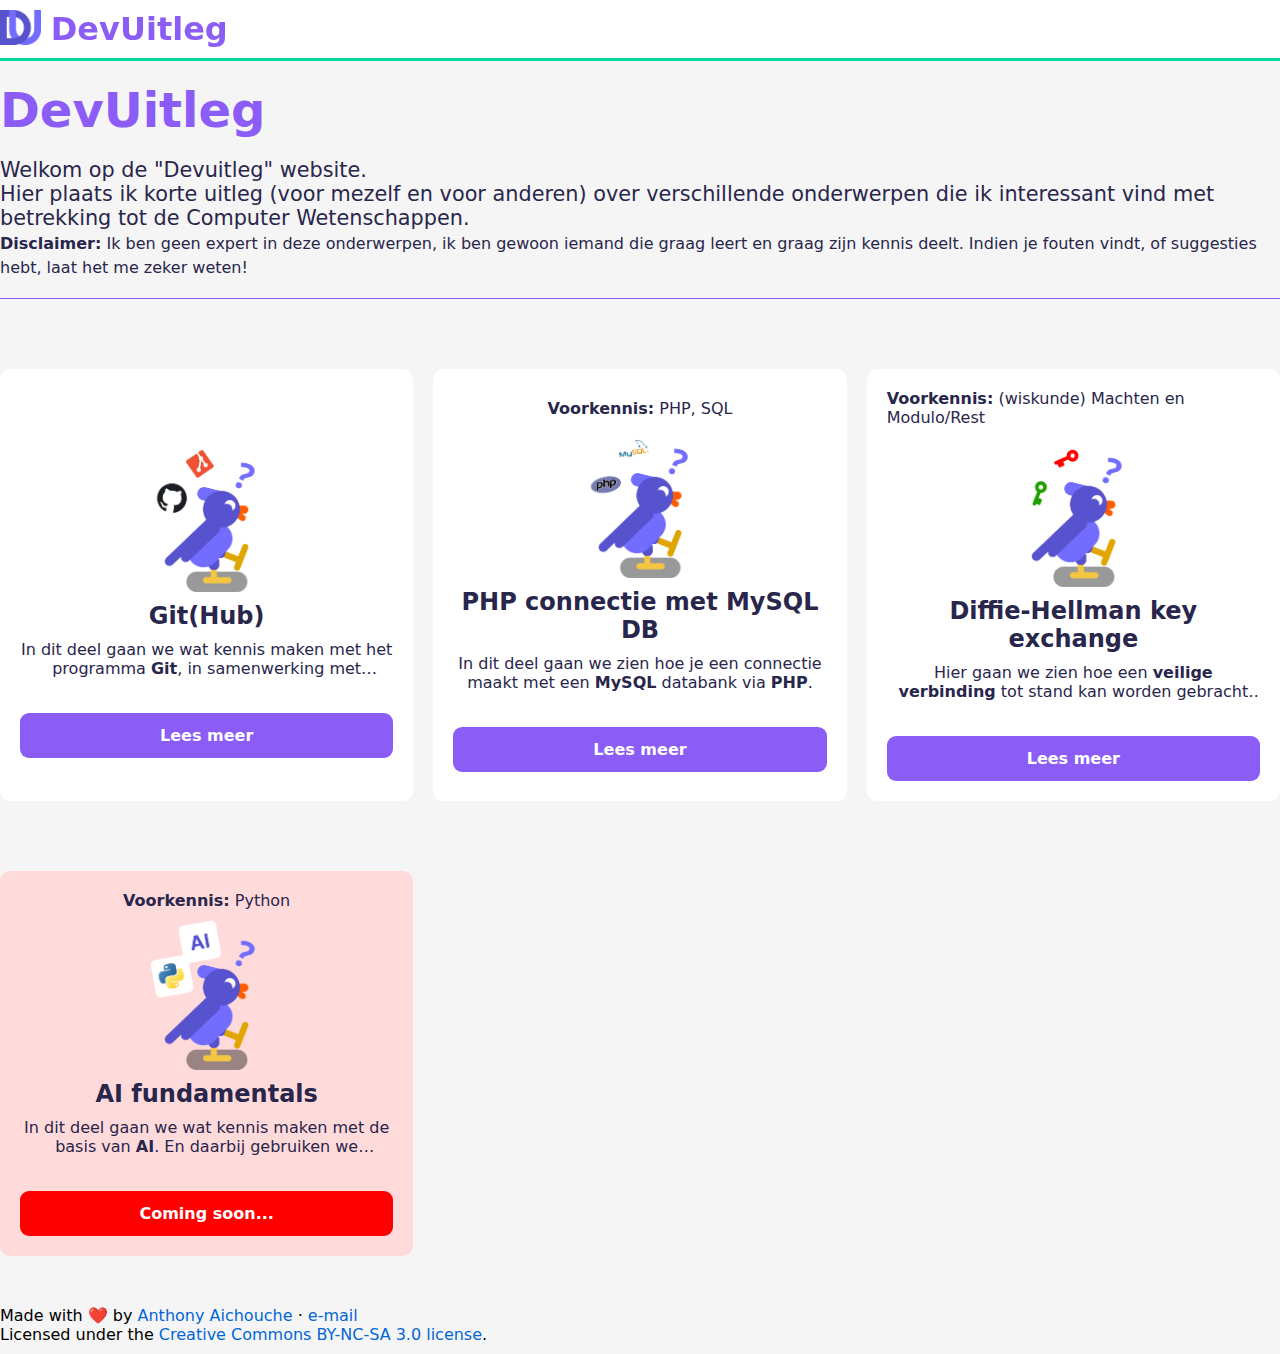
<file: index.html>
<!DOCTYPE html>
<html lang="nl">

<head>
    <meta charset="UTF-8">
    <meta http-equiv="X-UA-Compatible" content="IE=edge">
    <meta name="viewport" content="width=device-width, initial-scale=1.0">
    <title>Devuitleg homepagina</title>
    <link rel="stylesheet" href="./assets/css/styles.css">
    <script defer src="./assets/js/util.js"></script>
    <link rel="apple-touch-icon" sizes="180x180" href="./assets/images/devuitlegLogo.png">
    <link rel="icon" type="image/png" sizes="32x32" href="./assets/images/devuitlegLogo.png">
</head>

<body class="markdown-body" id="top">
    <div class="nav">
        <nav class="text-[#ffffff] z-50 w-full">
            <div style="display: flex; gap: 15px; align-items: center; padding: 10px 0;">
                <a href="#" style="display: flex; gap: 10px;">
                    <img src="./assets/images/devuitlegLogo.png" alt="logo" style="height:35px;">
                    <h1 style="color: #8b5cf6">DevUitleg</h1>
                </a>
            </div>
        </nav>
        <div class="progress">
        </div>
    </div>
    <main id="main" class="groot">
        <h1 class="title">
            DevUitleg
        </h1>
        <p class="titleInfo">
            Welkom op de "Devuitleg" website. <br>
            Hier plaats ik korte uitleg (voor mezelf en voor anderen) over verschillende onderwerpen die ik interessant
            vind met betrekking tot de
            Computer Wetenschappen.
            <br> <span style="line-height: 0.8rem;"><small>
                    <b>Disclaimer:</b> Ik ben geen expert in deze onderwerpen, ik ben gewoon iemand die graag leert en
                    graag
                    zijn kennis deelt. Indien je fouten vindt, of suggesties hebt, laat het me zeker weten!
                </small></span>
        </p>
        <section class="grid-3">
            <!-- git -->
            <article class="courseItem">
                <small class="vk">
                    &nbsp;
                </small>
                <img src="./assets/images/git(hub)vraag.png" alt="git">
                <h2>Git(Hub)</h2>
                <p title="In dit deel gaan we wat kennis maken met het programma Git, in samenwerking met GitHub.">
                    In dit deel gaan we wat kennis maken met het programma <b>Git</b>, in samenwerking met
                    <b>GitHub</b>.
                </p>
                <a href="./pages/git/">
                    <button>
                        <span>Lees meer</span>
                    </button>
                </a>
            </article>

            <!-- php connectie met mysql databank -->
            <article class="courseItem">
                <small class="vk">
                    <b>Voorkennis:</b> PHP, SQL
                </small>
                <img src="./assets/images/phpMysqlVraag.png" alt="php">
                <h2>PHP connectie met MySQL DB</h2>
                <p title="In dit deel gaan we zien hoe je een connectie maakt met een MySQL databank via PHP.">
                    In dit deel gaan we zien hoe je een connectie maakt met een <b>MySQL</b> databank via <b>PHP</b>.
                </p>
                <a href="./pages/php/">
                    <button>
                        <span>Lees meer</span>
                    </button>
                </a>
            </article>
            <!-- deffie hellman -->
            <article class="courseItem">
                <small class="vk">
                    <b>Voorkennis:</b> (wiskunde) Machten en Modulo/Rest
                </small>
                <img src="./assets/images/deffieHelman.png" alt="diffie hellman">
                <h2>Diffie-Hellman key exchange</h2>
                <p title="
                    Hier gaan we zien hoe een veilige verbinding tot stand kan worden gebracht tussen twee gebruikers.
                ">
                    Hier gaan we zien hoe een <b>veilige verbinding</b> tot stand kan worden gebracht <b>tussen
                        twee
                        gebruikers
                    </b>.
                </p>
                <a href="./pages/deffieHellman/">
                    <button>
                        <span>
                            Lees meer
                        </span>
                    </button>
                </a>
            </article>

            <!-- AI fundamentals -->
            <article class="courseItem inProgress">
                <!-- voorkennis python nodig  -->
                <small class="vk">
                    <b>Voorkennis:</b> Python
                </small>
                <img src="./assets/images/AI.png" alt="ai">
                <h2>AI fundamentals</h2>
                <p title="In dit deel gaan we wat kennis maken met de basis van AI. En daarbij gebruiken we Python.">
                    In dit deel gaan we wat kennis maken met de basis van <b>AI</b>. En daarbij gebruiken we
                    <b>Python</b>.
                </p>
                <a href=" #">
                    <button class="progress">
                        <span>Coming soon...</span>
                    </button>
                </a>
            </article>

        </section>
    </main>
    <footer>
        <div>
            <div> Made with ❤️ by
                <a href="https://anthonyaichouche.be" target="_blank">Anthony Aichouche</a>
                &middot;
                <a href="mailto:anthony.aichouche@gmail.com">e-mail</a>
            </div>
            <div>Licensed under the <a target="_blank"
                    href="https://creativecommons.org/licenses/by-nc-sa/3.0/">Creative Commons BY-NC-SA 3.0 license</a>.
            </div>
        </div>
    </footer>
</body>

</html>
</file>
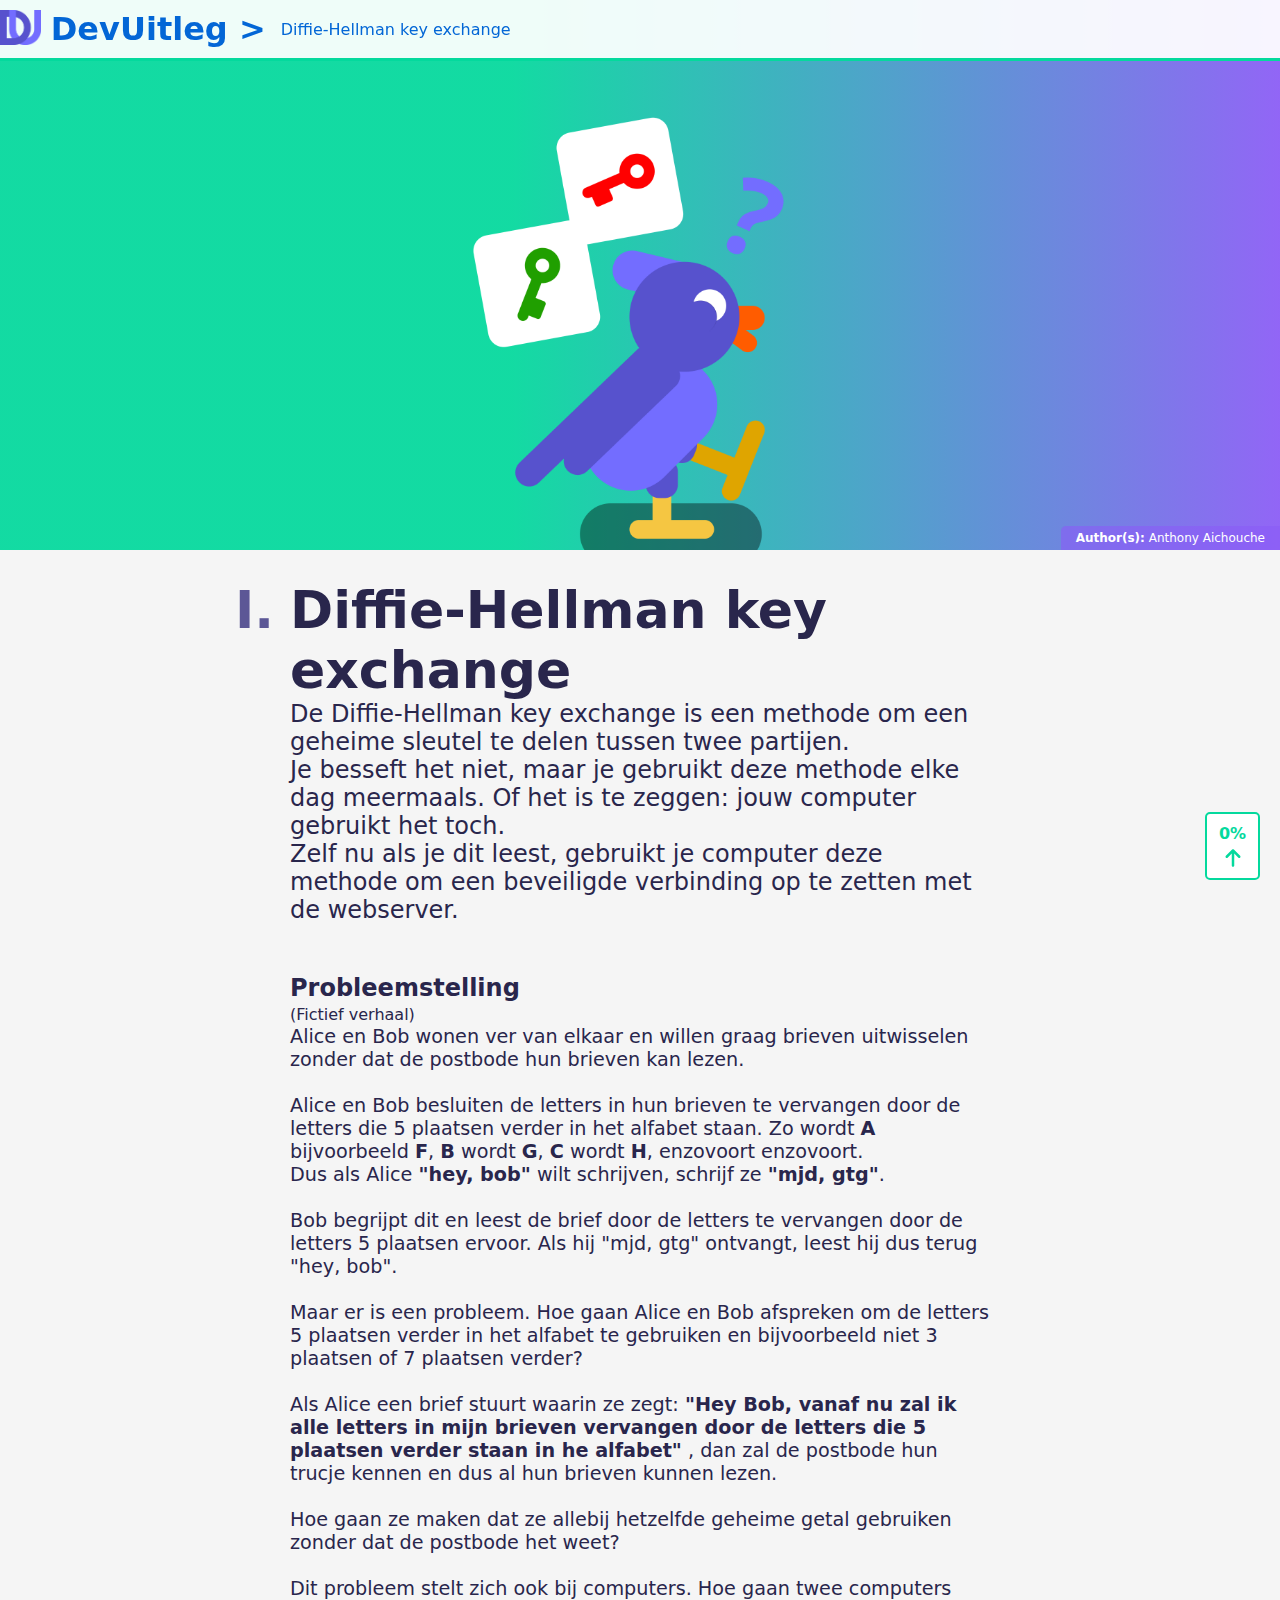
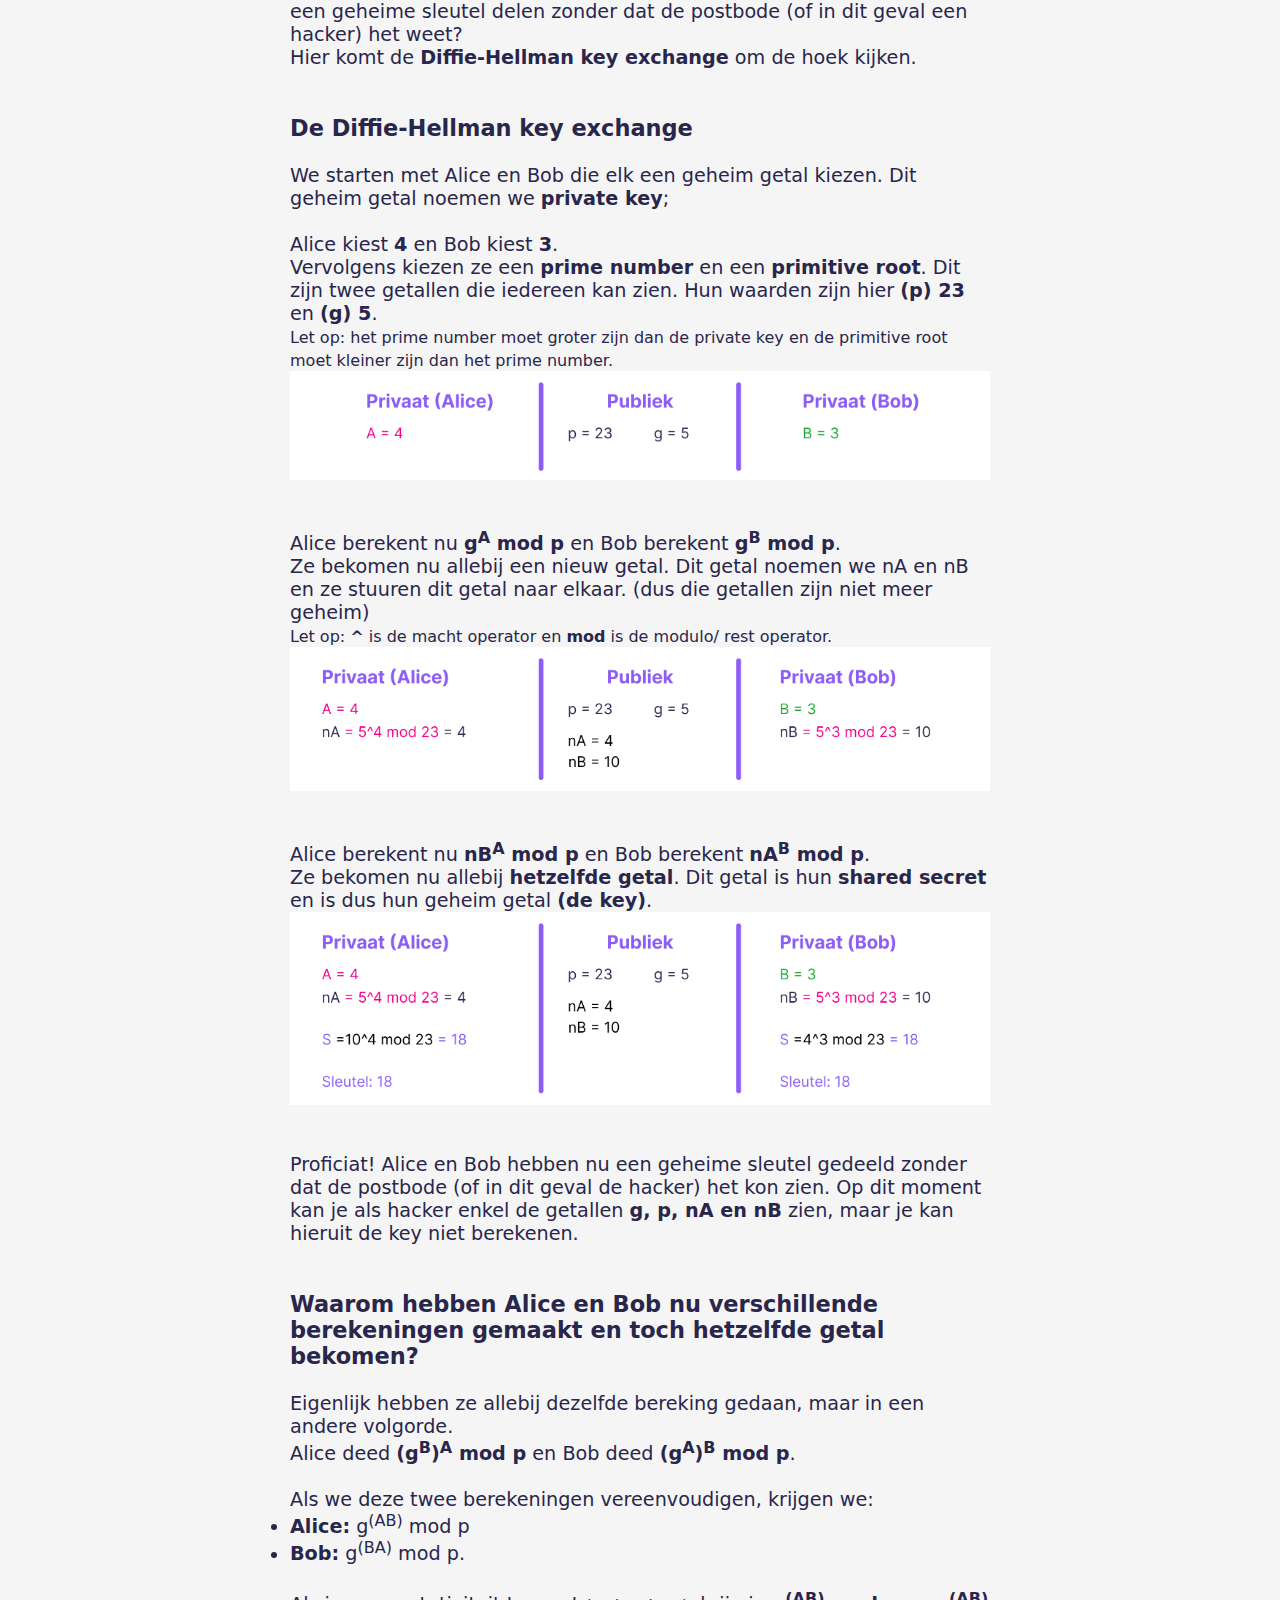
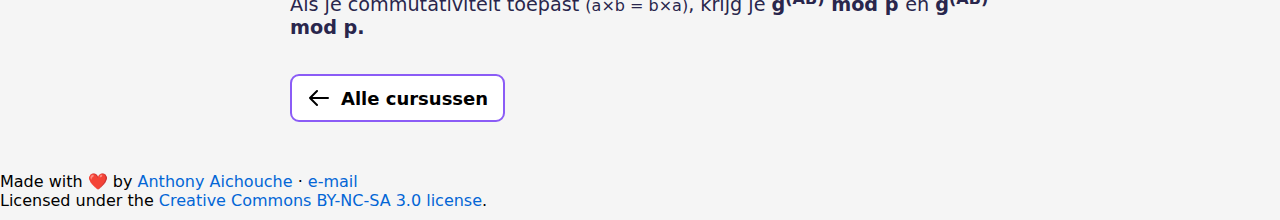
<file: pages/deffieHellman/index.html>
<!DOCTYPE html>
<html lang="nl">

<head>
    <meta charset="UTF-8">
    <meta http-equiv="X-UA-Compatible" content="IE=edge">
    <meta name="viewport" content="width=device-width, initial-scale=1.0">
    <title>
        Diffie-Hellman key exchange
    </title>
    <script defer src="./../../assets/js/util.js"></script>
    <link rel="stylesheet" href="./../../assets/css/styles.css">
    <link rel="icon" href="../../assets/images/devuitlegLogo.png" type="image/x-icon">
    <script>
        const authors = "Anthony Aichouche";
    </script>
    <script>


    </script>

</head>

<body id="top">
    <div class="nav">
        <nav class="text-[#ffffff] z-50 w-full">
            <div style="display: flex; gap: 15px; align-items: center; padding: 10px 0;">
                <a href="../../index.html" style="display: flex; gap: 10px;">
                    <img src="../../assets/images/devuitlegLogo.png" alt="logo" style="height:35px;">
                    <h1 class="text-2xl font-bold pl-2 ">DevUitleg ></h1>
                </a>
                <a class="ml-16 flex items-center leading-9" href="#">
                    Diffie-Hellman key exchange
                </a>
            </div>

        </nav>
        <div class="progress">
        </div>
    </div>

    <header class="headerCursus bg-gradient-to-r from-fuchsia-600 to-pink-600">
        <img class="backdrop-blur-sm" src="./../../assets/images/deffieHelman.png" alt="Diffie-Hellman help">
        <p class="lastUpdate">
            <b>Last update:</b> <span data-git-info="date-git-info"></span>
        </p>
        <p class="authors">
            <b>Author(s):</b>
            <script>
                document.write(authors);
            </script>
        </p>
    </header>

    <main id="main" class="my-16">
        <h1 hoofdstuk="I." class="Maintitle">
            Diffie-Hellman key exchange
        </h1>
        <p class="titelUitleg">
            De Diffie-Hellman key exchange is een methode om een geheime sleutel te delen tussen twee partijen.
            <br>
            Je besseft het niet, maar je gebruikt deze methode elke dag meermaals. Of het is te zeggen: jouw computer
            gebruikt het toch.
            <br>
            Zelf nu als je dit leest, gebruikt je computer deze methode om een beveiligde verbinding op te zetten met de
            webserver.
        </p>
        <article>
            <h2>
                Probleemstelling
            </h2>
            <p>
                <small>(Fictief verhaal)</small>
                <br>
                Alice en Bob wonen ver van elkaar en willen graag brieven uitwisselen zonder dat de postbode hun brieven
                kan lezen.
                <br><br>
                Alice en Bob besluiten de letters in hun brieven te vervangen door de letters die 5 plaatsen verder in
                het alfabet staan. Zo wordt <b>A</b> bijvoorbeeld <b>F</b>, <b>B</b> wordt <b>G</b>, <b>C</b> wordt
                <b>H</b>,
                enzovoort enzovoort.
                <br>
                Dus als Alice <b>"hey, bob"</b> wilt
                schrijven, schrijf ze <b>"mjd,
                    gtg"</b>.
                <br>
                <br>
                Bob begrijpt dit en leest de brief door de letters te vervangen door de letters 5 plaatsen
                ervoor.
                Als hij "mjd, gtg" ontvangt, leest hij dus terug "hey, bob".
                <br>
                <br>
                Maar er is een probleem. Hoe gaan Alice en Bob afspreken om de letters 5 plaatsen verder in het alfabet
                te
                gebruiken en bijvoorbeeld niet 3 plaatsen of 7 plaatsen verder?
                <br><br>
                Als Alice een brief stuurt waarin ze zegt: <b>"Hey Bob, vanaf nu zal ik alle letters in mijn brieven
                    vervangen
                    door de letters die 5 plaatsen verder staan in he alfabet"</b>
                , dan zal de postbode hun trucje kennen en dus al hun
                brieven kunnen lezen.
                <br><br>
                Hoe gaan ze maken dat ze allebij hetzelfde geheime getal gebruiken zonder dat de
                postbode het weet?
                <br><br>
                Dit probleem stelt zich ook bij computers. Hoe gaan twee computers een geheime sleutel delen zonder dat
                de postbode (of in dit geval een hacker) het weet?
                <br>
                Hier komt de <b>Diffie-Hellman key exchange</b> om de hoek kijken.
                <br><br>
            </p>
            <br>
            <h3>
                De Diffie-Hellman key exchange
            </h3><br>

            <p>
                We starten met Alice en Bob die elk een geheim getal kiezen. Dit geheim getal noemen we <b>private
                    key</b>;
                <br><br>
                Alice kiest <b>4</b> en Bob kiest <b>3</b>.
                <br>
                Vervolgens kiezen ze een <b>prime number</b> en een <b>primitive root</b>. Dit zijn twee getallen die
                iedereen kan zien.
                Hun waarden zijn hier <b>(p) 23</b> en <b>(g) 5</b>. <br>
                <small>
                    Let op: het prime number moet groter zijn dan de private key en de primitive root moet kleiner zijn
                    dan
                    het prime number.
                </small>
                <img class="course" src="./../../assets/images/diffieHellman/dh1.png" alt="Deffie hellman foto 1">
                <br><br>
                Alice berekent nu <b>g<sup>A</sup> mod p</b> en Bob berekent <b>g<sup>B</sup> mod p</b>. <br>
                Ze bekomen nu allebij een nieuw getal. Dit getal noemen we nA en nB en ze stuuren dit getal naar elkaar.
                (dus die getallen zijn niet meer geheim)
                <br>
                <small>
                    Let op: <b>^</b> is de macht operator en <b>mod</b> is de modulo/ rest operator.
                </small>
                <img class="course" src="./../../assets/images/diffieHellman/dh2.png" alt="Deffie hellman foto 2">
                <br><br>
                Alice berekent nu <b>nB<sup>A</sup> mod p</b> en Bob berekent <b>nA<sup>B</sup> mod p</b>. <br>
                Ze bekomen nu allebij <b>hetzelfde getal</b>. Dit getal is hun <b>shared secret</b> en is dus hun geheim
                getal
                <b>(de key)</b>.
                <img class="course" src="./../../assets/images/diffieHellman/dh3.png" alt="Deffie hellman foto 3">
                <br><br>
                Proficiat! Alice en Bob hebben nu een geheime sleutel gedeeld zonder dat de postbode (of in dit geval de
                hacker) het kon zien.
                Op dit moment kan je als hacker enkel de getallen <b>g, p, nA en nB</b> zien, maar je kan hieruit de
                key niet berekenen.
            </p>
            <br><br>

            <h3>
                Waarom hebben Alice en Bob nu verschillende berekeningen gemaakt en toch hetzelfde getal bekomen?
            </h3><br>
            <p>
                Eigenlijk hebben ze allebij dezelfde bereking gedaan, maar in een andere volgorde.
                <br>
                Alice deed <b>(g<sup>B</sup>)<sup>A</sup> mod p</b> en Bob deed <b> (g<sup>A</sup>)<sup>B</sup> mod
                    p</b>.
                <br><br>
                Als we deze twee berekeningen vereenvoudigen, krijgen we: <br>
            <ul>
                <li>
                    <b>Alice:</b> g<sup>(AB)</sup> mod p
                </li>
                <li>
                    <b>Bob:</b> g<sup>(BA)</sup> mod p.
                </li>
            </ul>
            <br>
            Als je commutativiteit toepast <small>(a&times;b = b&times;a)</small>, krijg je <b>
                g<sup>(AB)</sup> mod p </b> en <b>g<sup>(AB)</sup> mod p.
            </b>
            <br>
            </p>
        </article>
        <div class="btn_flex">
            <a href="./../../index.html">
                <button id="btn_back">
                    <p class="content">
                        <svg xmlns="http://www.w3.org/2000/svg" class="h-6 w-6 inline-block pijltje " fill="none"
                            viewBox="0 0 24 24" stroke="currentColor">
                            <path stroke-linecap="round" stroke-linejoin="round" stroke-width="2"
                                d="M14 5l7 7m0 0l-7 7m7-7H3" />
                        </svg>
                        Alle cursussen
                    </p>
                </button>
            </a>
        </div>
    </main>
    <footer>
        <div>
            <div> Made with ❤️ by
                <a href="https://anthonyaichouche.be" target="_blank">Anthony Aichouche</a>
                &middot;
                <a href="mailto:anthony.aichouche@gmail.com">e-mail</a>
            </div>
            <div>Licensed under the <a target="_blank"
                    href="https://creativecommons.org/licenses/by-nc-sa/3.0/">Creative Commons BY-NC-SA 3.0 license</a>.
            </div>
        </div>
    </footer>

    <a href="#top">
        <div class="scrollToTop">
            <p id="percentage__progress">
                0%
            </p>
            <svg xmlns="http://www.w3.org/2000/svg" viewBox="0 0 384 512">
                <!--! Font Awesome Pro 6.2.0 by @fontawesome - https://fontawesome.com License - https://fontawesome.com/license (Commercial License) Copyright 2022 Fonticons, Inc. -->
                <path
                    d="M214.6 41.4c-12.5-12.5-32.8-12.5-45.3 0l-160 160c-12.5 12.5-12.5 32.8 0 45.3s32.8 12.5 45.3 0L160 141.2V448c0 17.7 14.3 32 32 32s32-14.3 32-32V141.2L329.4 246.6c12.5 12.5 32.8 12.5 45.3 0s12.5-32.8 0-45.3l-160-160z" />
            </svg>
        </div>
    </a>
</body>

</html>
</file>
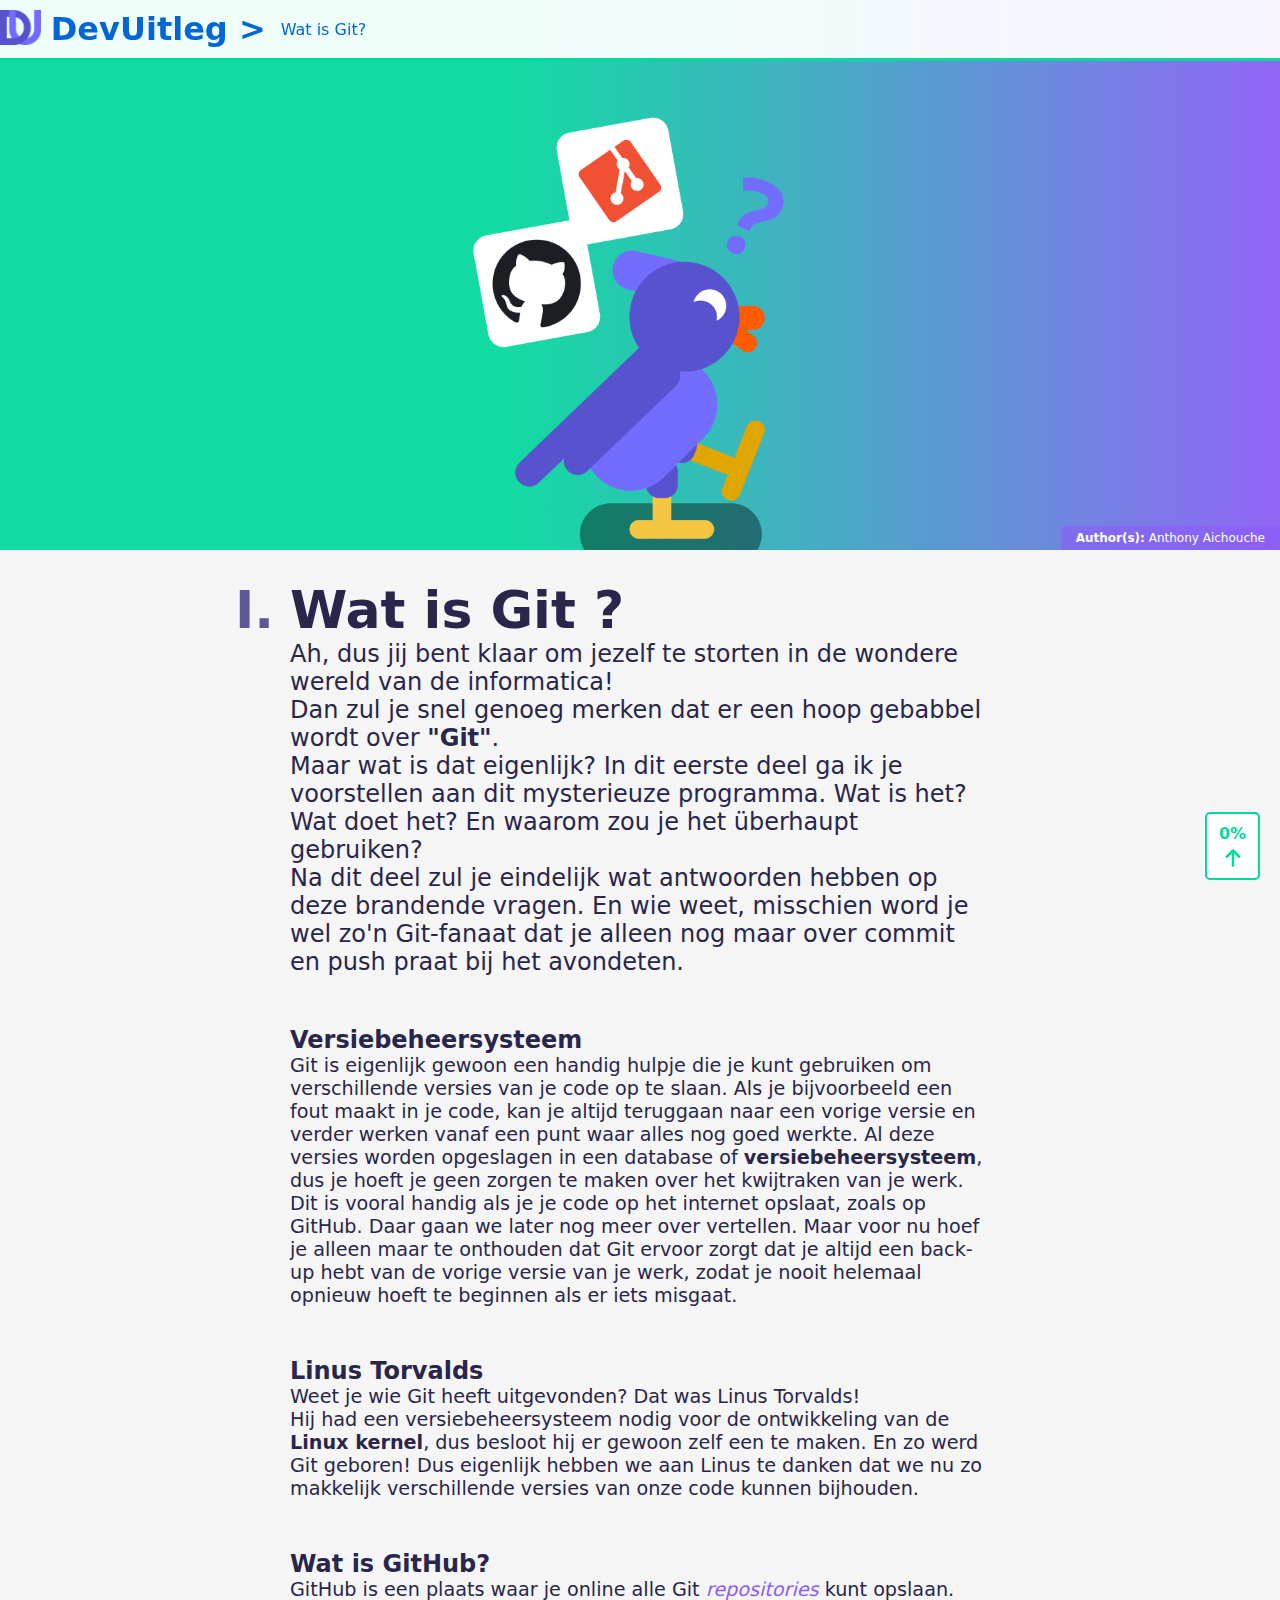
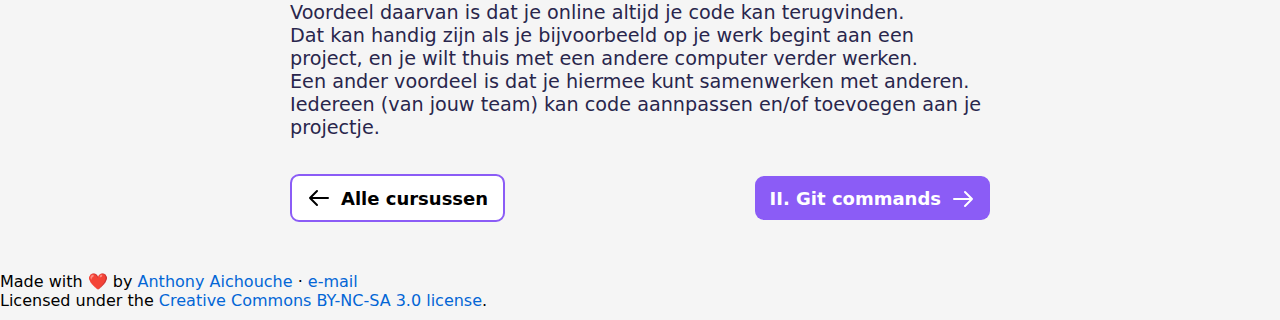
<file: pages/git/index.html>
<!DOCTYPE html>
<html lang="nl">

<head>
    <meta charset="UTF-8">
    <meta http-equiv="X-UA-Compatible" content="IE=edge">
    <meta name="viewport" content="width=device-width, initial-scale=1.0">
    <title>Wat is Git?</title>
    <script defer src="./../../assets/js/util.js"></script>
    <link rel="stylesheet" href="./../../assets/css/styles.css">
    <link rel="icon" href="../../assets/images/devuitlegLogo.png" type="image/x-icon">
    <script>
        const authors = "Anthony Aichouche";
    </script>
</head>

<body id="top">
    <div class="nav">
        <nav class="text-[#ffffff] z-50 w-full">
            <div style="display: flex; gap: 15px; align-items: center; padding: 10px 0;">
                <a href="../../index.html" style="display: flex; gap: 10px;">
                    <img src="../../assets/images/devuitlegLogo.png" alt="logo" style="height:35px;">
                    <h1 class="text-2xl font-bold pl-2 ">DevUitleg ></h1>
                </a>
                <a class="ml-16 flex items-center leading-9" href="#">
                    Wat is Git?
                </a>
            </div>

        </nav>
        <div class="progress">
        </div>
    </div>

    <header class="headerCursus bg-gradient-to-r from-fuchsia-600 to-pink-600">
        <img class="backdrop-blur-sm" src="./../../assets/images/git(hub)vraag.png" alt="githubVraag">
        <p class="lastUpdate">
            <b>Last update:</b> <span data-git-info="date-git-info"></span>
        </p>
        <p class="authors">
            <b>Author(s):</b>
            <script>
                document.write(authors);
            </script>
        </p>
    </header>

    <main id="main" class="my-16">
        <h1 hoofdstuk="I." class="Maintitle">Wat is Git ?</h1>
        <p class="titelUitleg">
            <!-- wat is git -->
            Ah, dus jij bent klaar om jezelf te storten in de wondere wereld van de informatica!<br>
            Dan zul je snel genoeg merken
            dat er een hoop gebabbel wordt over <b>"Git"</b>. <br>
            Maar wat is dat eigenlijk? In dit eerste deel ga ik je
            voorstellen
            aan dit
            mysterieuze programma. Wat is het? Wat doet het? En waarom zou je het überhaupt gebruiken?<br>
            Na dit deel zul
            je eindelijk
            wat antwoorden hebben op deze brandende vragen. En wie weet, misschien word je wel zo'n Git-fanaat dat je
            alleen nog
            maar over commit en push praat bij het avondeten.
        </p>
        <article>
            <h2>Versiebeheersysteem</h2>
            <p>
                Git is eigenlijk gewoon een handig hulpje die je kunt gebruiken om verschillende versies van je code op
                te slaan. Als je
                bijvoorbeeld een fout maakt in je code, kan je altijd teruggaan naar een vorige versie en verder werken
                vanaf een punt
                waar alles nog goed werkte. Al deze versies worden opgeslagen in een database of
                <b>versiebeheersysteem</b>, dus je hoeft je geen
                zorgen te maken over
                het kwijtraken van je werk. Dit is vooral handig als je je code op het internet opslaat, zoals op
                GitHub. Daar gaan we
                later nog meer over vertellen. Maar voor nu hoef je alleen maar te onthouden dat Git ervoor zorgt dat je
                altijd een
                back-up hebt van de vorige versie van je werk, zodat je nooit helemaal opnieuw hoeft te beginnen als er
                iets
                misgaat.
            </p>
            <h2>
                Linus Torvalds
            </h2>
            <p>
                Weet je wie Git heeft uitgevonden? Dat was Linus Torvalds! <br>
                Hij had een versiebeheersysteem nodig voor de
                ontwikkeling
                van de <b>Linux kernel</b>, dus besloot hij er gewoon zelf een te maken. En zo werd Git geboren! Dus
                eigenlijk
                hebben we aan
                Linus te danken dat we nu zo makkelijk verschillende versies van onze code kunnen bijhouden.
            </p>
        </article>
        <article>
            <h2>Wat is GitHub?</h2>
            <p>
                GitHub is een plaats waar je online alle Git <abbr class="info"
                    uitleg="
                    Een repository (repo) is een map waarin je alle bestanden van je project opslaat.">repositories</abbr> kunt
                opslaan. Voordeel daarvan
                is dat je online altijd je code kan terugvinden.
                <br>
                Dat kan handig zijn als je bijvoorbeeld op je werk begint aan een project, en je wilt thuis met een
                andere computer verder
                werken.
            </p>
            </p>
            Een ander voordeel is dat je hiermee kunt samenwerken met anderen. Iedereen (van jouw
            team)
            kan
            code
            aannpassen en/of
            toevoegen aan je projectje.
            </p>
            </section>
            <div class="btn_flex">
                <a href="./../../index.html">
                    <button id="btn_back">
                        <p class="content">
                            <svg xmlns="http://www.w3.org/2000/svg" class="h-6 w-6 inline-block pijltje " fill="none"
                                viewBox="0 0 24 24" stroke="currentColor">
                                <path stroke-linecap="round" stroke-linejoin="round" stroke-width="2"
                                    d="M14 5l7 7m0 0l-7 7m7-7H3" />
                            </svg>
                            Alle cursussen
                        </p>
                    </button>
                </a>
                <a href="./gitCommands.html">
                    <button class="btn">
                        <p>
                            II. Git commands
                            <svg xmlns="http://www.w3.org/2000/svg" class="h-6 w-6 inline-block pijltje " fill="none"
                                viewBox="0 0 24 24" stroke="currentColor">
                                <path stroke-linecap="round" stroke-linejoin="round" stroke-width="2"
                                    d="M14 5l7 7m0 0l-7 7m7-7H3" />
                            </svg>
                        </p>
                    </button>
                </a>
            </div>
    </main>
    <footer>
        <div>
            <div> Made with ❤️ by
                <a href="https://anthonyaichouche.be" target="_blank">Anthony Aichouche</a>
                &middot;
                <a href="mailto:anthony.aichouche@gmail.com">e-mail</a>
            </div>
            <div>Licensed under the <a target="_blank"
                    href="https://creativecommons.org/licenses/by-nc-sa/3.0/">Creative Commons BY-NC-SA 3.0 license</a>.
            </div>
        </div>
    </footer>

    <a href="#top">
        <div class="scrollToTop">
            <p id="percentage__progress">
                0%
            </p>
            <svg xmlns="http://www.w3.org/2000/svg" viewBox="0 0 384 512">
                <!--! Font Awesome Pro 6.2.0 by @fontawesome - https://fontawesome.com License - https://fontawesome.com/license (Commercial License) Copyright 2022 Fonticons, Inc. -->
                <path
                    d="M214.6 41.4c-12.5-12.5-32.8-12.5-45.3 0l-160 160c-12.5 12.5-12.5 32.8 0 45.3s32.8 12.5 45.3 0L160 141.2V448c0 17.7 14.3 32 32 32s32-14.3 32-32V141.2L329.4 246.6c12.5 12.5 32.8 12.5 45.3 0s12.5-32.8 0-45.3l-160-160z" />
            </svg>
        </div>
    </a>
</body>

</html>
</file>
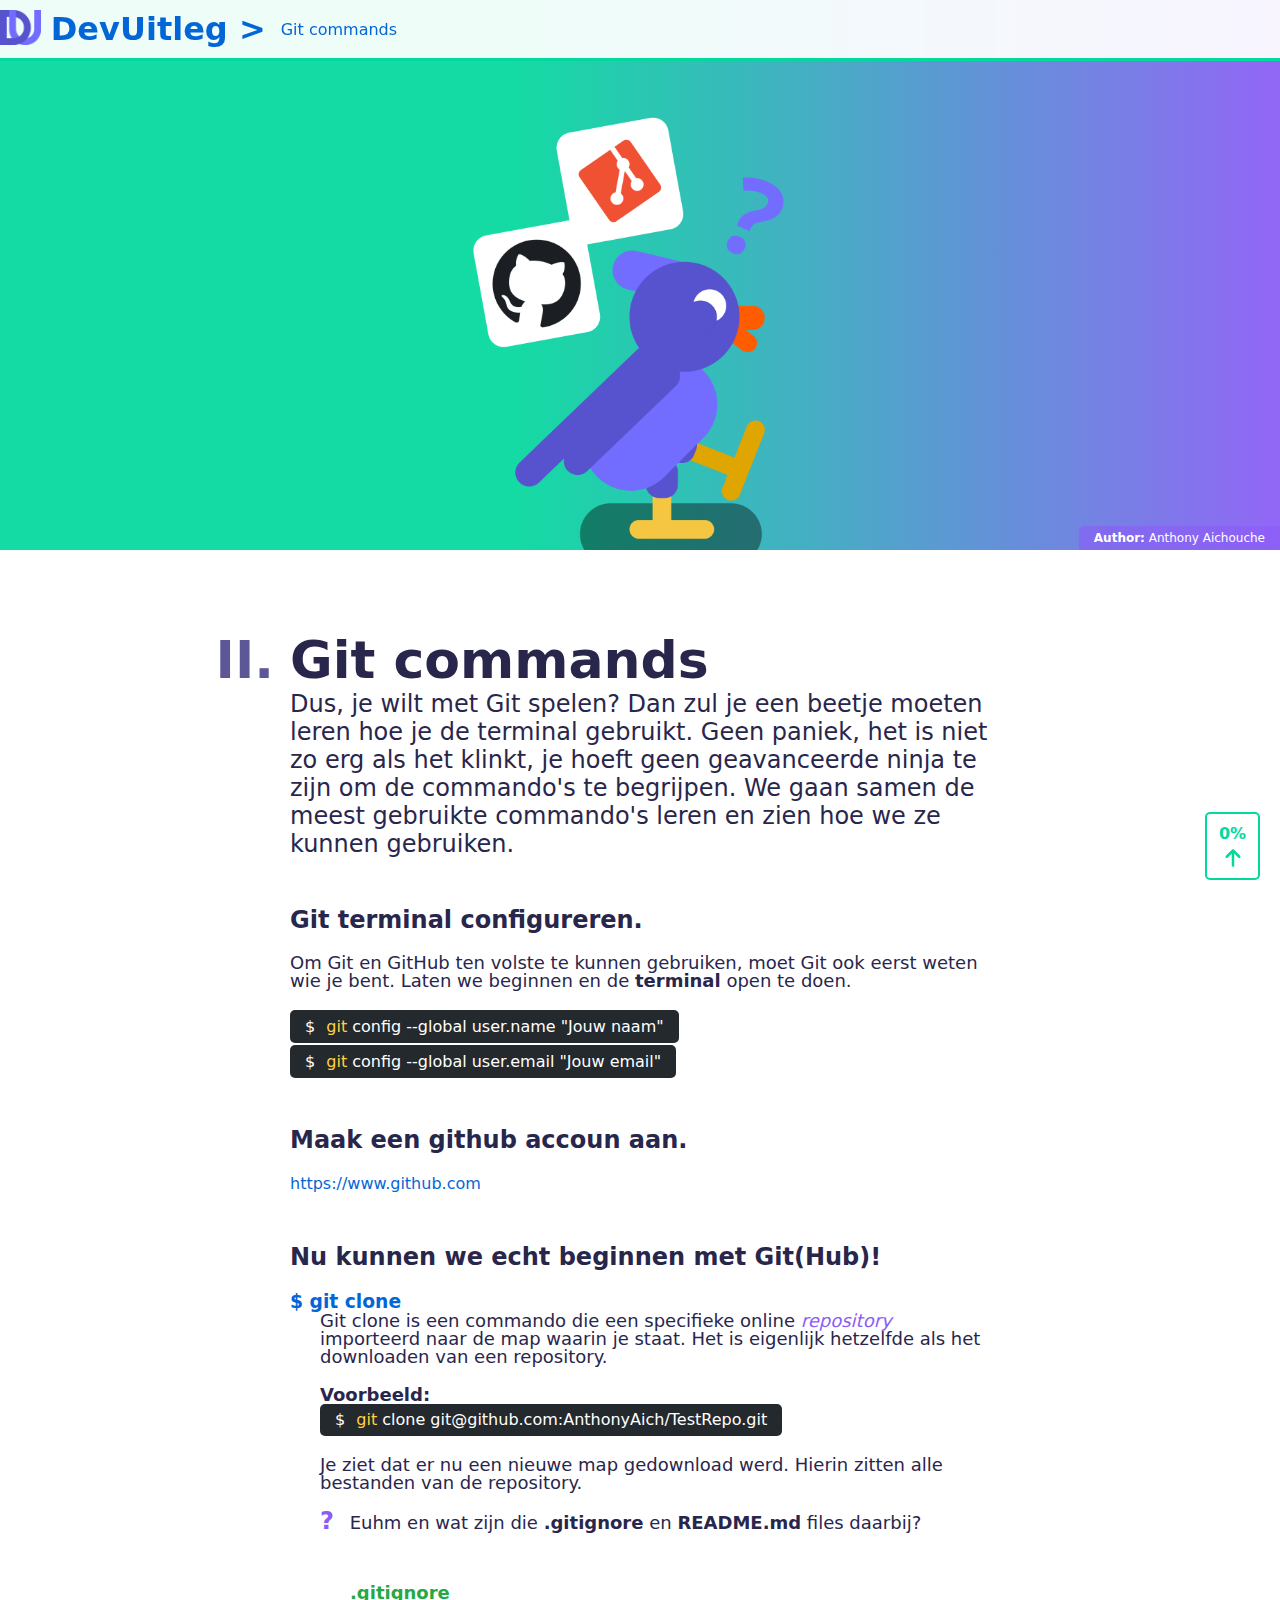
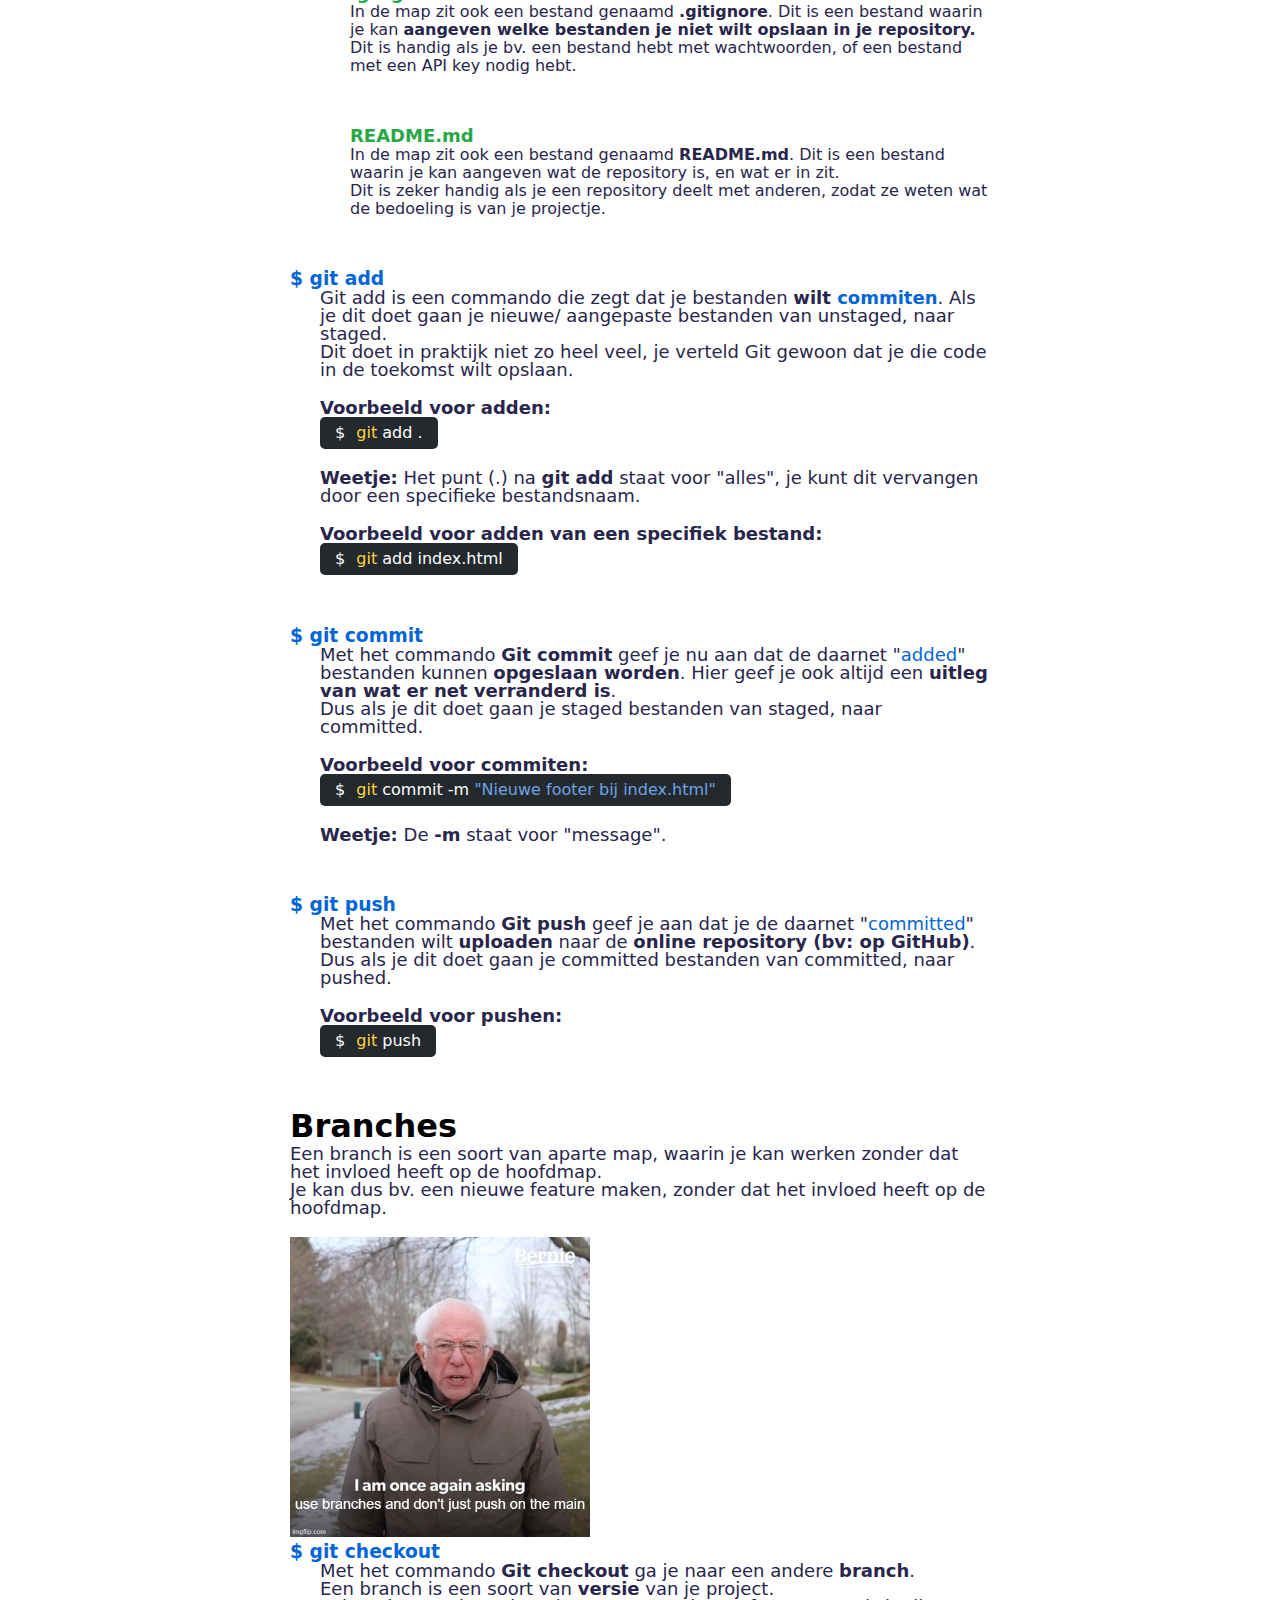
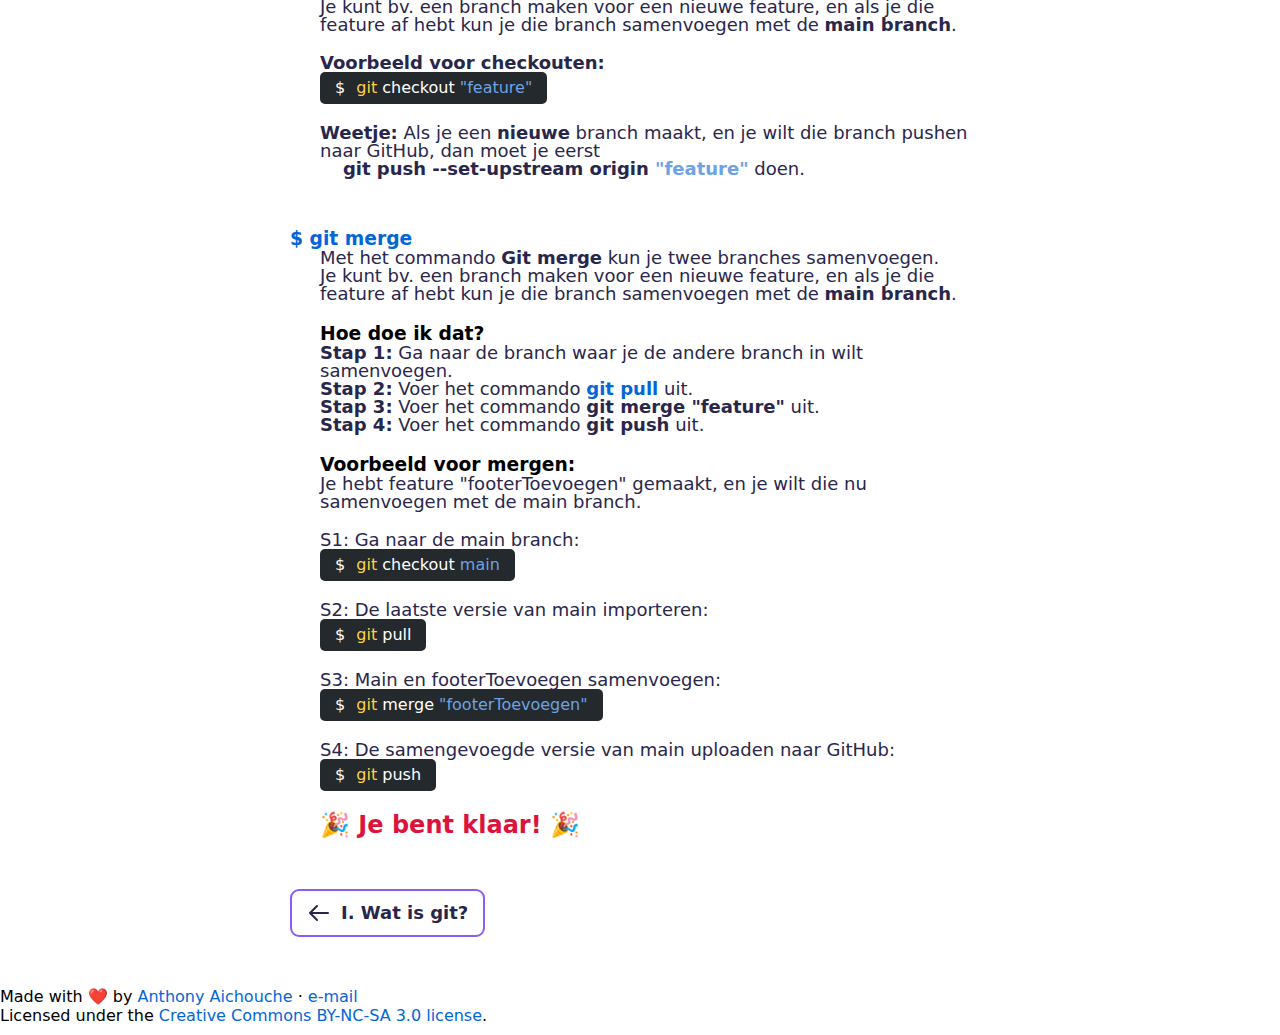
<file: pages/git/gitCommands.html>
<!DOCTYPE html>
<html lang="nl">

<head>
    <meta charset="UTF-8">
    <meta http-equiv="X-UA-Compatible" content="IE=edge">
    <meta name="viewport" content="width=device-width, initial-scale=1.0">
    <title>Wat is Git?</title>
    <script defer src="./../../assets/js/util.js"></script>
    <link rel="stylesheet" href="./../../assets/css/styles.css">
    <link rel="icon" href="./../../assets/images/devuitlegLogo.png" type="image/x-icon">
    <script>
        const authors = "Anthony Aichouche";
    </script>
</head>

<body id="top" class="courseTextPage">
    <div class="nav">
        <nav class="text-[#ffffff] z-50 w-full">
            <div style="display: flex; gap: 15px; align-items: center; padding: 10px 0;">
                <a href="../../index.html" style="display: flex; gap: 10px;">
                    <img src="../../assets/images/devuitlegLogo.png" alt="logo" style="height:35px;">
                    <h1 class="text-2xl font-bold pl-2 ">DevUitleg ></h1>
                </a>
                <a class="ml-16 flex items-center leading-9" href="#">
                    Git commands
                </a>
            </div>

        </nav>
        <div class="progress">
        </div>
    </div>

    <header class="headerCursus bg-gradient-to-r from-fuchsia-600 to-pink-600">
        <img class="backdrop-blur-sm" src="./../../assets/images/git(hub)vraag.png" alt="githubVraag">
        <p class="lastUpdate">
            <b>Last update:</b> <span data-git-info="date-git-info"></span>
        </p>
        <p class="authors">
            <b>Author:</b>
            <script>
                document.write(authors);
            </script>
        </p>
    </header>

    <main id="commands">
        <h1 hoofdstuk="II." class="Maintitle">Git commands</h1>
        <p class="titelUitleg">
            <!-- wat is git commands -->
            Dus, je wilt met Git spelen? Dan zul je een beetje moeten leren hoe je de terminal gebruikt. Geen paniek,
            het is niet zo
            erg als het klinkt, je hoeft geen geavanceerde ninja te zijn om de commando's te begrijpen. We gaan samen de
            meest
            gebruikte commando's leren en zien hoe we ze kunnen gebruiken.
        </p>
        <section id="terminal">
            <h2 class="secondTitle">Git terminal configureren.</h2>
            <!-- <img style="height: 300px;" src="./../../assets/memes/powerAc.png" alt="terminal"> -->
            <p>
                Om Git en GitHub ten volste te kunnen gebruiken, moet Git ook eerst weten wie je bent.
                Laten we beginnen en de <b>terminal</b> open te doen.</p>
            <code class="bash">
                    git config --global user.name "Jouw naam"
                </code>
            <code class="bash">
                    git config --global user.email "Jouw email"
                </code>
            <h2 class="secondTitle">Maak een github accoun aan.</h2>
            <a href="https://www.github.com">https://www.github.com</a>
        </section>

        <section id="actions">
            <h2>Nu kunnen we echt beginnen met Git(Hub)!</h2>
            <!-- ! git clone -->
            <h3>$ git clone</h3>
            <section class="uitleg">
                <p>
                    Git clone is een commando die een specifieke online <abbr class="info"
                        uitleg="
                        Een repository (repo) is een map waarin je alle bestanden van je project opslaat.">repository</abbr>
                    importeerd naar de map
                    waarin je staat.
                    Het is eigenlijk hetzelfde als het downloaden van een repository.
                </p>
                <p><b>Voorbeeld:</b>
                    <code class="bash">
                            git clone git@github.com:AnthonyAich/TestRepo.git
                        </code>
                </p>
                <p>Je ziet dat er nu een nieuwe map gedownload werd. Hierin zitten alle bestanden van de repository.</p>
                <p class="vraag"> Euhm en wat zijn die <b>.gitignore</b> en <b>README.md</b> files daarbij?</p>
                <article class="littleInfo">
                    <h3>.gitignore</h3>
                    <p>
                        In de map zit ook een bestand genaamd <b>.gitignore</b>. Dit is een bestand waarin je kan
                        <b>
                            aangeven
                            welke bestanden je niet wilt opslaan in je repository.
                        </b>
                        <br>
                        Dit is handig als je bv. een bestand hebt met wachtwoorden, of een bestand met een API key nodig
                        hebt.
                    </p>
                </article>
                <article class="littleInfo">
                    <h3>README.md</h3>
                    <p>
                        In de map zit ook een bestand genaamd <b>README.md</b>. Dit is een bestand waarin je kan
                        aangeven
                        wat de repository is, en wat er in zit.
                        <br>
                        Dit is zeker handig als je een repository deelt met anderen, zodat ze weten wat de bedoeling is
                        van je projectje.
                    </p>
                </article>
            </section>
            <h1></h1>
            <!-- ! git add -->
            <h3 id="add">$ git add</h3>
            <section class="uitleg">
                <p>
                    Git add is een commando die zegt dat je bestanden <b>wilt <a href="#commit">commiten</a></b>.
                    Als je dit doet
                    gaan je nieuwe/
                    aangepaste bestanden van unstaged, naar staged.
                    <br>
                    Dit doet in praktijk niet zo heel veel, je verteld Git gewoon dat je die code in de toekomst wilt
                    opslaan.
                </p>
                <p>
                    <b>Voorbeeld voor adden:</b>
                    <code class="bash">
                            git add .
                        </code>
                </p>
                <p class="weetje">
                    <b>Weetje:</b> Het punt (.) na <b>git add</b> staat voor "alles", je kunt dit vervangen door een
                    specifieke bestandsnaam.
                </p>
                <p>
                    <b>Voorbeeld voor adden van een specifiek bestand:</b>
                    <code class="bash">
                            git add index.html
                        </code>
                </p>
            </section>
            <h1></h1>
            <!-- ! git commit -->
            <h3 id="commit">$ git commit</h3>
            <section class="uitleg">
                <p>
                    Met het commando <b>Git commit</b> geef je nu aan dat de daarnet "<a href="#add">added</a>"
                    bestanden
                    kunnen
                    <b>opgeslaan worden</b>.
                    Hier geef je ook altijd een <b>uitleg van wat er net verranderd is</b>.
                    <br />
                    Dus als je dit doet gaan je staged bestanden van staged, naar committed.
                </p>
                <p>
                    <b>Voorbeeld voor commiten:</b>
                    <code class="bash">
                            git commit -m <span style="color: #6da3e2 ;">"Nieuwe footer bij index.html"</span>
                        </code>
                </p>
                <p class="weetje">
                    <b>Weetje:</b> De <b>-m</b> staat voor "message".
                </p>
            </section>
            <h1></h1>
            <!-- ! git push -->
            <h3>$ git push</h3>
            <section class="uitleg">
                <p>
                    Met het commando <b>Git push</b> geef je aan dat je de daarnet "<a href="#commit">committed</a>"
                    bestanden
                    wilt
                    <b>uploaden</b> naar de <b>online repository (bv: op GitHub)</b>.
                    <br />
                    Dus als je dit doet gaan je committed bestanden van committed, naar pushed.
                </p>
                <p>
                    <b>Voorbeeld voor pushen:</b>
                    <code class="bash">
                            git push
                        </code>
                </p>
            </section>
            <h1></h1>
            <h1 id="branches">Branches</h1>
            <div class="imgRight">
                <div>
                    <p>
                        Een branch is een soort van aparte map, waarin je kan werken zonder dat het invloed
                        heeft op de
                        hoofdmap.
                        <br>
                        Je kan dus bv. een nieuwe feature maken, zonder dat het invloed heeft op de
                        hoofdmap.
                    </p>
                </div>
                <img style="height: 300px;" src="./../../assets/memes/branch_meme.jpg" alt="meme branches">
            </div>
            <!-- ! git checkout -->
            <h3>$ git checkout</h3>
            <section class="uitleg">
                <p>
                    Met het commando <b>Git checkout</b> ga je naar een andere <b>branch</b>.
                    <br />
                    Een branch is een soort van <b>versie</b> van je project.
                    <br />
                    Je kunt bv. een branch maken voor een nieuwe feature, en als je die feature af hebt kun je die
                    branch
                    samenvoegen met de <b>main branch</b>.
                </p>
                <p>
                    <b>Voorbeeld voor checkouten:</b>
                    <code class="bash">
                            git checkout <span style="color: #6da3e2;">"feature"</span>
                        </code>
                </p>
                <p class="weetje">
                    <b>Weetje:</b> Als je een <b>nieuwe</b> branch maakt, en je wilt die branch pushen naar GitHub, dan
                    moet je eerst
                    <br>&nbsp;&nbsp;&nbsp;
                    <b>git push --set-upstream origin <span style="color: #6da3e2 ;">"feature"</span></b>
                    doen.
                </p>
            </section>
            <h1></h1>
            <!-- ! git merge -->
            <h3>$ git merge</h3>
            <section class="uitleg">
                <p>
                    Met het commando <b>Git merge</b> kun je twee branches samenvoegen.
                    <br />
                    Je kunt bv. een branch maken voor een nieuwe feature, en als je die feature af hebt kun je die
                    branch
                    samenvoegen met de <b>main branch</b>.
                </p>
                <h3 style="
                    color: #000;
                    ">
                    Hoe doe ik dat?
                </h3>
                <p>
                    <b>Stap 1:</b> Ga naar de branch waar je de andere branch in wilt samenvoegen.
                    <br>
                    <b>Stap 2:</b> Voer het commando <b><a href="#pull">git pull</a></b> uit.
                    <br>
                    <b>Stap 3:</b> Voer het commando <b>git merge "feature"</b> uit.
                    <br>
                    <b>Stap 4:</b> Voer het commando <b>git push</b> uit.
                </p>
                <h3 style=" color: #000; ">Voorbeeld voor mergen:</h3>
                <p>
                    Je hebt feature "footerToevoegen" gemaakt, en je wilt die nu samenvoegen met de main branch.
                </p>
                <p>
                    S1: Ga naar de main branch:
                    <code class="bash">
                            git checkout <span style="color: #6da3e2;">main</span>
                        </code>
                </p>
                <p>
                    S2: De laatste versie van main importeren:
                    <code class="bash">
                            git pull
                        </code>
                </p>
                <p>
                    S3: Main en footerToevoegen samenvoegen:
                    <code class="bash">
                            git merge <span style="color: #6da3e2;">"footerToevoegen"</span>
                        </code>
                </p>
                <p>
                    S4: De samengevoegde versie van main uploaden naar GitHub:
                    <code class="bash">
                            git push
                        </code>
                </p>
                <h2 style="color: crimson;border-bottom:none;">🎉 Je bent klaar! 🎉</h2>
            </section>
            <a href="./">
                <button id="btn_back">
                    <p class="content">
                        <svg xmlns="http://www.w3.org/2000/svg" class="h-6 w-6 inline-block pijltje " fill="none"
                            viewBox="0 0 24 24" stroke="currentColor">
                            <path stroke-linecap="round" stroke-linejoin="round" stroke-width="2"
                                d="M14 5l7 7m0 0l-7 7m7-7H3" />
                        </svg>
                        I. Wat is git?
                    </p>
                </button>
            </a>
    </main>
    <footer>
        <div>
            <div> Made with ❤️ by
                <a href="https://anthonyaichouche.be" target="_blank">Anthony Aichouche</a>
                &middot;
                <a href="mailto:anthony.aichouche@gmail.com">e-mail</a>
            </div>
            <div>Licensed under the <a target="_blank"
                    href="https://creativecommons.org/licenses/by-nc-sa/3.0/">Creative Commons BY-NC-SA 3.0 license</a>.
            </div>
        </div>
    </footer>

    <a href="#top">
        <div class="scrollToTop">
            <p id="percentage__progress">
                0%
            </p>
            <svg xmlns="http://www.w3.org/2000/svg" viewBox="0 0 384 512">
                <!--! Font Awesome Pro 6.2.0 by @fontawesome - https://fontawesome.com License - https://fontawesome.com/license (Commercial License) Copyright 2022 Fonticons, Inc. -->
                <path
                    d="M214.6 41.4c-12.5-12.5-32.8-12.5-45.3 0l-160 160c-12.5 12.5-12.5 32.8 0 45.3s32.8 12.5 45.3 0L160 141.2V448c0 17.7 14.3 32 32 32s32-14.3 32-32V141.2L329.4 246.6c12.5 12.5 32.8 12.5 45.3 0s12.5-32.8 0-45.3l-160-160z" />
            </svg>
        </div>
    </a>
</body>

</html>
</file>
<file: assets/css/styles.css>
* {
  scroll-behavior: smooth;
  scroll-margin-top: 50px;
  font-family: system-ui, -apple-system, BlinkMacSystemFont, "Segoe UI", Roboto, Oxygen, Ubuntu, Cantarell, "Open Sans", "Helvetica Neue", sans-serif;
  padding: 0;
  margin: 0;
  box-sizing: border-box;
  text-decoration: none;
  scroll-behavior: smooth;
}
* ::-moz-selection {
  background-color: rgb(167, 139, 250);
  color: #fff;
  border-radius: 10px;
}
* ::selection {
  background-color: rgb(167, 139, 250);
  color: #fff;
  border-radius: 10px;
}

a {
  color: #0366d6;
}

body::-webkit-scrollbar {
  display: none;
}

body {
  background-color: #f5f5f5;
}

.nav {
  position: fixed;
  top: 0;
  width: 100%;
  background-color: rgba(255, 255, 255, 0.9333333333);
  z-index: 2;
}

h1.Maintitle {
  font-size: 3.25rem;
  font-weight: 700;
  margin: 0;
  padding: 0;
  color: #29264c;
  position: relative;
}
h1.Maintitle .hoofdstuk {
  position: relative;
  font-size: 3.25rem;
  font-weight: 700;
  color: #5c5796;
  float: right;
  padding-right: 1rem;
}

h1.Maintitle:before {
  content: attr(hoofdstuk);
  position: absolute;
  left: 0;
  top: 0;
  translate: -100%;
  font-size: 3.25rem;
  font-weight: 700;
  color: #5c5796;
  padding-right: 1rem;
}

p.titelUitleg {
  font-size: 1.5rem;
  font-weight: 400;
  color: #29264c;
  margin: 0;
  padding: 0;
}

article {
  margin-top: 50px;
  font-size: 1.2rem;
  color: #29264c;
}
article h2 {
  font-size: 1.5rem;
  font-weight: 700;
  color: #29264c;
  margin-top: 50px;
}

#actions h3 {
  color: #0366d6;
}

code {
  width: -moz-fit-content;
  width: fit-content;
  display: block;
  color: #fff;
  background-color: #24292e !important;
  padding: 7px 15px;
  border-radius: 5px;
  font-size: 16px;
  margin-bottom: 2px;
}

.bash::before {
  content: "$";
  color: #fff;
  margin-left: 0px;
}

abbr.info:hover::after {
  font-size: 0.8vw;
  font-weight: 600;
  background-color: rgb(192, 38, 211);
  border: 1px solid #8b5cf6;
  border-radius: 4px;
  bottom: 100%;
  content: attr(uitleg);
  display: block;
  left: 0%;
  padding: 1em;
  position: absolute;
  width: 280px;
  z-index: 1;
  color: #fff;
}

abbr.info {
  font-style: italic;
  position: relative;
  color: #8b5cf6;
  transition: all 1s;
  text-decoration: none;
  cursor: help;
}

#actions .littleInfo {
  margin-left: 30px;
}
#actions .littleInfo h3 {
  font-size: 18px;
  color: #28a745;
}
#actions .littleInfo p {
  font-size: 16px;
}

.uitleg {
  margin-left: 30px;
}

.progress {
  height: 3px;
  overflow: hidden;
  display: block;
  background-color: #04d99d;
  z-index: 999;
}

.scrollToTop {
  position: fixed;
  bottom: 20px;
  right: 20px;
  width: 55px;
  color: #04d99d;
  cursor: pointer;
  z-index: 9999;
  display: flex;
  flex-direction: column;
  align-items: center;
  justify-content: center;
  padding: 10px;
  border: 2px solid #04d99d;
  border-radius: 5px;
  background-color: #fff;
  font-weight: bold;
}
.scrollToTop svg {
  width: 20px;
  height: 20px;
  fill: #04d99d;
  margin-top: 5px;
}

header.headerCursus {
  display: block;
  position: relative;
  margin-bottom: -20px;
  height: 550px;
  color: #fff;
  overflow: hidden;
  background: linear-gradient(90deg, rgba(4, 217, 157, 0.937254902) 40%, rgba(139, 92, 246, 0.937254902) 100%);
}
header.headerCursus img {
  position: absolute;
  bottom: -15px;
  right: 50%;
  translate: 50%;
  height: 450px;
}
header.headerCursus .lastUpdate {
  position: absolute;
  bottom: 0;
  left: 0;
  padding: 5px 15px;
  font-size: 12px;
  color: #fff;
  background-color: rgba(139, 92, 246, 0.6);
  border-radius: 0px 5px 0px 0px;
  z-index: -1;
  display: none;
}
header.headerCursus .authors {
  position: absolute;
  bottom: 0;
  right: 0;
  padding: 5px 15px;
  font-size: 12px;
  color: #fff;
  background-color: rgba(139, 92, 246, 0.6);
  border-radius: 5px 0px 0px 0px;
  z-index: 1;
}

main {
  max-width: 700px;
  margin: 0 auto;
  padding-top: 50px;
  margin-bottom: 50px;
}

.btn {
  margin-top: 35px;
  border: none;
  background-color: #8b5cf6;
  color: #fff;
  padding: 10px 15px;
  display: flex;
  align-items: center;
  gap: 16px;
  border-radius: 9px;
  cursor: pointer;
}
.btn p {
  font-size: 18px;
  display: flex;
  align-items: center;
  justify-content: center;
  font-weight: 600;
}
.btn p svg {
  transform: translateY(3px);
  height: 24px;
  width: 24px;
  margin-left: 10px;
}

button#btn_back {
  margin-top: 35px;
  border: 2px solid #8b5cf6;
  background-color: #fff;
  padding: 10px 15px;
  display: flex;
  align-items: center;
  gap: 16px;
  border-radius: 9px;
  cursor: pointer;
  transition: all 0.7s;
}
button#btn_back:hover {
  border: 2px solid #8b5cf6;
  background-color: #8b5cf6;
  transition: all 0.7s;
}
button#btn_back:hover p.content {
  color: #fff;
}
button#btn_back p.content {
  font-size: 18px;
  display: flex;
  align-items: center;
  justify-content: center;
  font-weight: 600;
  margin-bottom: 0px;
}
button#btn_back p.content svg {
  transform: translateY(0px) scaleX(-1);
  height: 24px;
  width: 24px;
  margin-right: 10px;
}

.btn_flex {
  display: flex;
  align-items: center;
  justify-content: space-between;
  margin-bottom: 20px;
}

@media screen and (max-width: 768px) {
  main {
    padding: 0 10px;
  }
  h1.Maintitle {
    font-size: 2rem;
    padding-left: 30px;
  }
  h1.Maintitle .hoofdstuk {
    font-size: 2rem;
  }
}
.roodNav {
  background-color: rgba(167, 139, 250, 0.75);
  transition: all 0.5s;
}

nav {
  transition: all 0.5s;
}
nav div {
  max-width: 1300px;
  margin: 0 auto;
}

.btn:hover p .pijltje {
  transition: all 0.5s;
  animation: pijltje 1s infinite;
}

.btn p .pijltje {
  translate: 0px -2px;
}

@keyframes pijltje {
  0% {
    transform: translateX(0) translateY(3px);
  }
  50% {
    transform: translateX(7px) translateY(3px);
  }
  100% {
    transform: translateX(0) translateY(3px);
  }
}
.grid-3 {
  display: grid;
  grid-template-columns: repeat(3, 1fr);
  grid-gap: 20px;
  margin-bottom: 20px;
}

.courseItem {
  background-color: #fff;
  border-radius: 10px;
  padding: 20px;
  display: flex;
  flex-direction: column;
  align-items: center;
  justify-content: center;
  gap: 10px;
  transition: all 0.5s;
}
.courseItem:hover {
  transform: translateY(-5px);
  box-shadow: 0 10px 20px rgba(0, 0, 0, 0.1);
}
.courseItem img {
  width: auto;
  height: 150px;
  -o-object-fit: cover;
     object-fit: cover;
}
.courseItem h2 {
  font-size: 1.5rem;
  text-align: center;
  margin-top: 0;
}
.courseItem p {
  font-size: 16px;
  text-align: center;
  overflow: hidden;
  display: -webkit-box;
  -webkit-line-clamp: 2;
  -webkit-box-orient: vertical;
  text-overflow: ellipsis;
}
.courseItem a {
  width: 100%;
}
.courseItem a button {
  margin-top: 25px;
  border: none;
  background-color: #8b5cf6;
  color: #fff;
  width: 100%;
  height: 45px;
  border-radius: 9px;
  cursor: pointer;
}
.courseItem a button span {
  font-size: 16px;
  display: flex;
  align-items: center;
  justify-content: center;
  font-weight: 600;
}
.courseItem a button.progress {
  background-color: #f00;
  color: #fff;
  cursor: not-allowed;
}

.courseItem.inProgress {
  background: rgb(255, 218, 218);
}

h1.title {
  font-size: 3rem;
  margin-bottom: 20px;
  margin-top: 2rem;
  color: #8b5cf6;
}

p.titleInfo {
  font-size: 1.3rem;
  color: #29264c;
  margin-bottom: 20px;
  border-bottom: 1px solid #8b5cf6;
  padding-bottom: 20px;
}

main.groot {
  max-width: 1300px;
  margin: 0 auto;
  padding-top: 50px;
  margin-bottom: 50px;
}

footer {
  max-width: 1300px;
  margin: 0 auto;
  margin-bottom: 10px;
}

.secondTitle {
  font-size: 2rem;
  margin-bottom: 20px;
  margin-top: 3rem;
  color: #29264c;
}

img.course {
  max-width: 100%;
  height: auto;
  -o-object-fit: cover;
     object-fit: cover;
  margin-bottom: 20px;
}

#commands {
  margin-top: 50px;
  margin-bottom: 50px;
}
#commands section {
  margin-bottom: 50px;
}
#commands section h2 {
  font-size: 1.5rem;
  margin-bottom: 20px;
  color: #29264c;
}
#commands section p {
  font-size: 18px;
  margin-bottom: 20px;
  color: #29264c;
  line-height: 18px;
}
#commands section .vraag::before {
  content: "?";
  font-weight: 600;
  font-size: 1.5rem;
  color: #8b5cf6;
  margin-right: 10px;
}

.courseTextPage {
  background: #fff;
}

pre ::-moz-selection {
  background-color: rgba(30, 111, 204, 0.5333333333);
  color: inherit;
}

pre ::selection {
  background-color: rgba(30, 111, 204, 0.5333333333);
  color: inherit;
}

pre {
  padding: 10px;
  padding-left: 0;
  display: flex;
  position: relative;
}
pre div {
  width: 12px;
  height: 12px;
  border-radius: 50%;
  position: absolute;
  top: 25px;
}
pre div.red {
  background-color: #f87171;
  left: 15px;
}
pre div.red:hover {
  background-color: #ef4444;
}
pre div.yellow {
  background-color: #facc15;
  left: 32px;
}
pre div.yellow:hover {
  background-color: #f59e0b;
}
pre div.green {
  background-color: #4ade80;
  left: 50px;
}
pre div.green:hover {
  background-color: #22c55e;
}

table {
  border-collapse: collapse;
  border-radius: 7px;
  overflow: hidden;
  box-shadow: 0 0 20px rgba(0, 0, 0, 0.15);
  margin-top: 10px;
}
table th {
  background-color: #8b5cf6;
  color: #fff;
  padding: 12px 20px;
  text-align: left;
}
table th h2 {
  font-size: 1.1rem;
  margin: 0px;
  color: #fff;
}
table td {
  padding: 12px 20px;
  border-bottom: 1px solid #e0e0e0;
}
table tr:last-child td {
  border-bottom: none;
}
table tr:nth-child(even) td {
  background-color: #f8f8f8;
}
table tr:last-child td:first-child {
  border-bottom-left-radius: 10px;
}
table tr:last-child td:last-child {
  border-bottom-right-radius: 10px;
}
table h3 {
  font-size: 1.1rem;
  margin-bottom: 0px;
  color: #29264c;
}
table p {
  font-size: 18px;
  margin-bottom: 20px;
  color: #29264c;
  line-height: 18px;
}

.tabs {
  display: flex;
  flex-direction: row;
  justify-content: space-between;
  margin-top: 50px;
  margin-bottom: 20px;
  gap: 10px;
}
.tabs button {
  width: 50%;
  height: 50px;
  border: none;
  background-color: #ffffff;
  color: #5c5796;
  border: 1px solid #5c5796;
  border-radius: 9px;
  cursor: pointer;
}
.tabs button.active {
  background-color: #5c5796;
  color: #ffffff;
}
.tabs button p {
  font-size: 16px;
  display: flex;
  align-items: center;
  justify-content: center;
  font-weight: 600;
}

small {
  font-size: 16px;
}/*# sourceMappingURL=styles.css.map */
</file>
